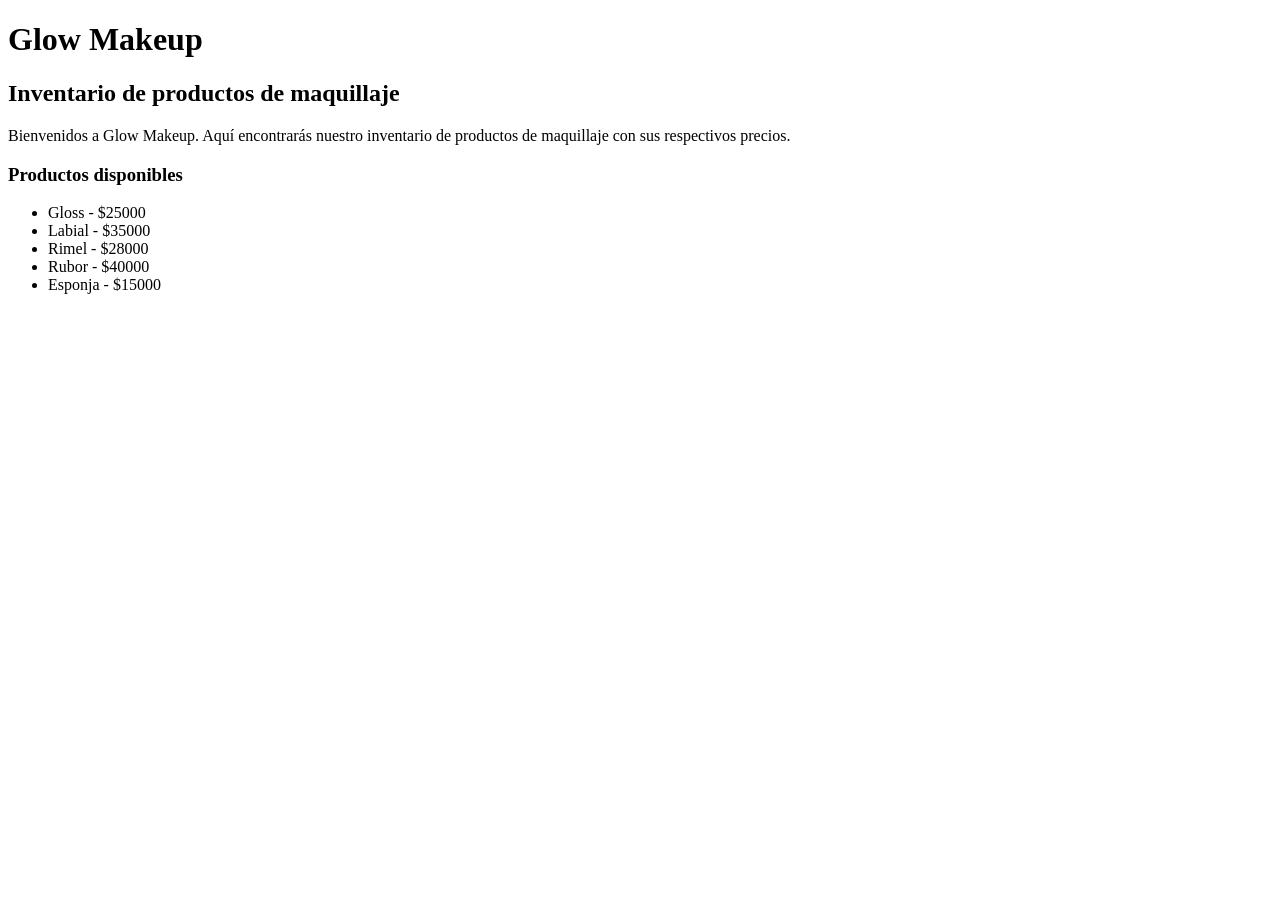
<file: arrays.html>
<!DOCTYPE html>
<html lang="es">

<head>
    <meta charset="UTF-8">
    <meta name="viewport" content="width=device-width, initial-scale=1.0">

    <title>Glow Makeup</title>
</head>

<body>

    <h1>Glow Makeup</h1>

    <h2>Inventario de productos de maquillaje</h2>

    <p>
        Bienvenidos a Glow Makeup.
        Aquí encontrarás nuestro inventario de productos
        de maquillaje con sus respectivos precios.
    </p>

    <h3>Productos disponibles</h3>

    <ul id="lista">
    </ul>

    <script src="JAVA/arrays.js"></script>

</body>

</html>
</file>
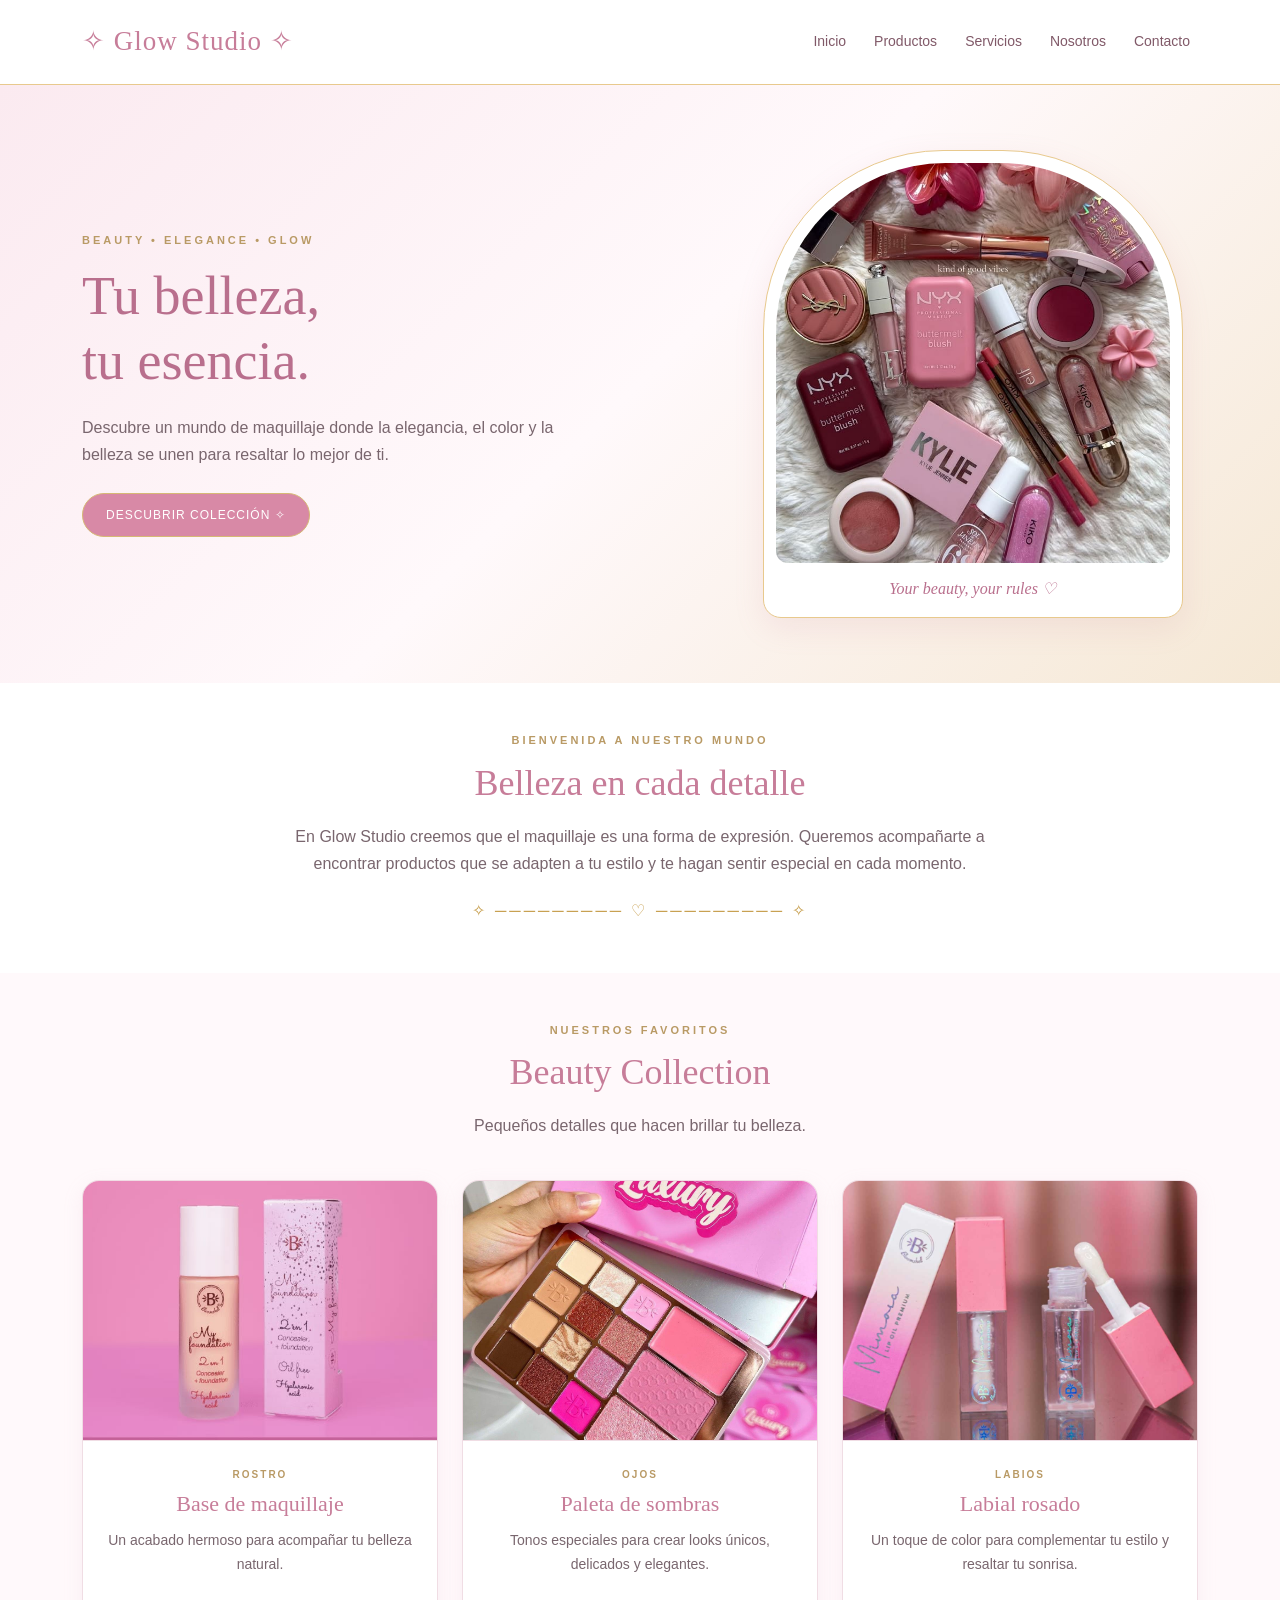
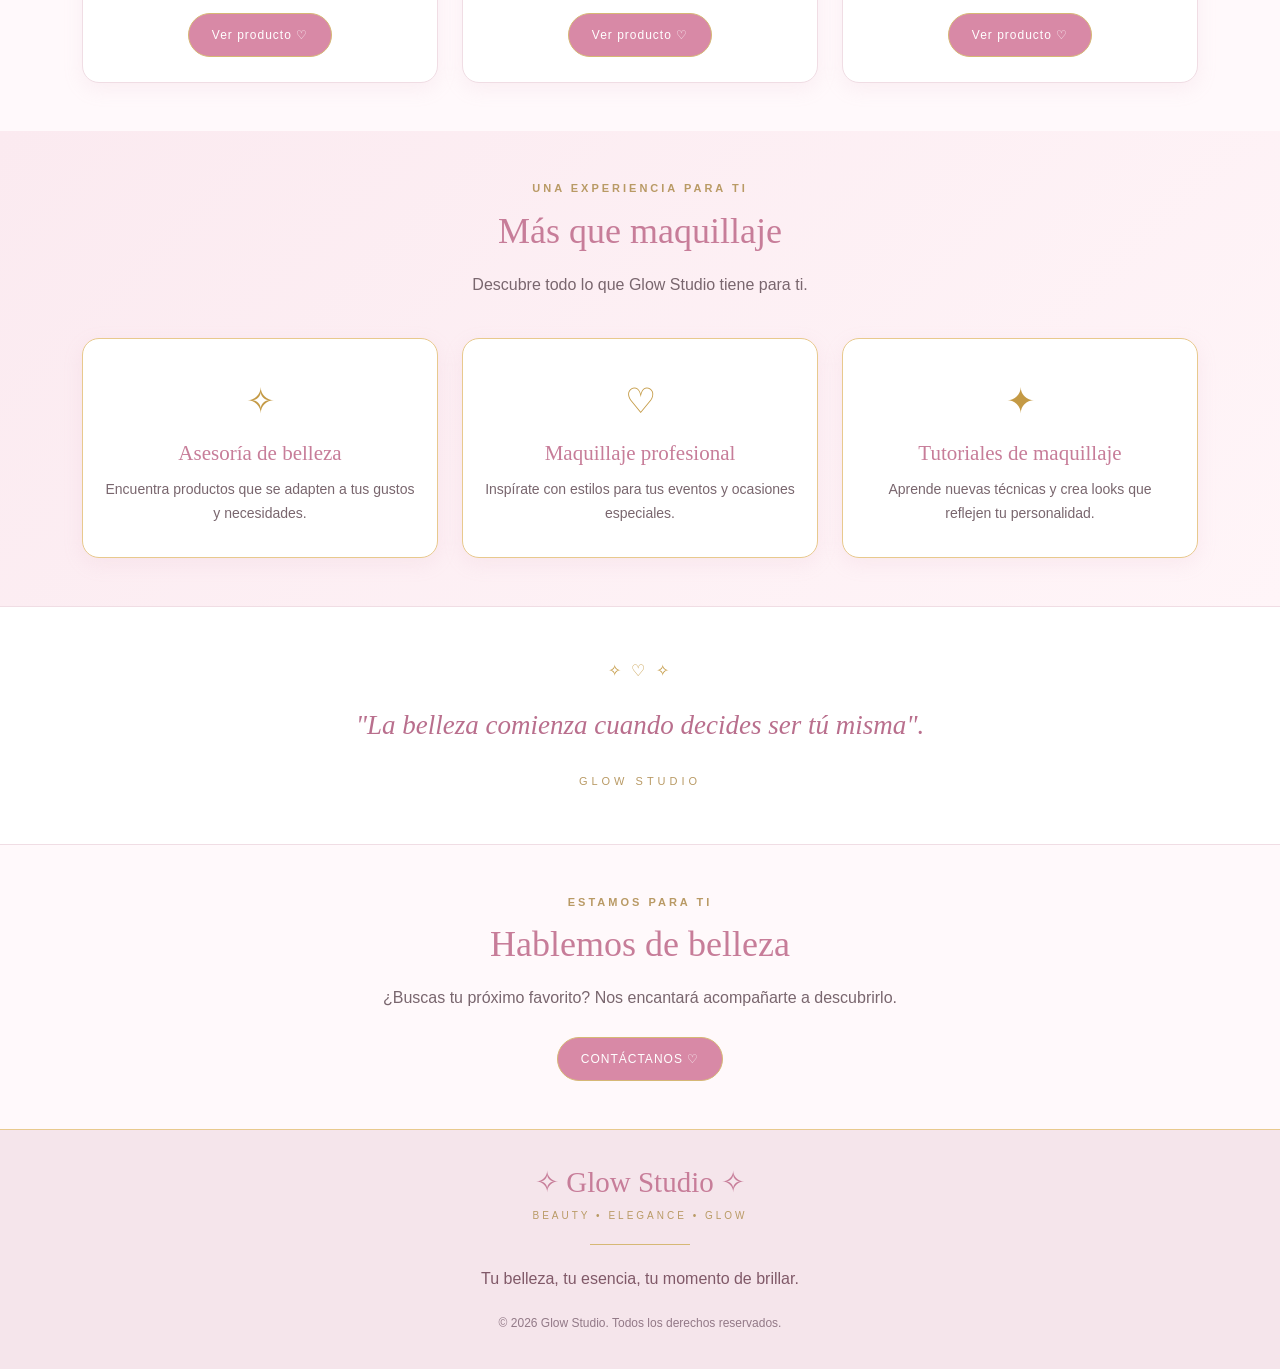
<file: bootstrap.html>
<!DOCTYPE html>
<html lang="es">
<head>
    <meta charset="UTF-8">
    <meta name="viewport" content="width=device-width, initial-scale=1.0">
    <title>Glow Studio | Luxury Beauty</title>

    <!-- Bootstrap CSS -->
    <link href="https://cdn.jsdelivr.net/npm/bootstrap@5.3.8/dist/css/bootstrap.min.css" rel="stylesheet">

    <!-- CSS personalizado -->
    <link rel="stylesheet" href="CSS/estilosbootstrap.css">
</head>
<body>

    <!-- MENU DE NAVEGACION -->
    <nav class="navbar navbar-expand-lg navbar-light menu-luxury sticky-top">
        <div class="container">
            <a class="navbar-brand marca" href="#inicio">✧ Glow Studio ✧</a>

            <button class="navbar-toggler" type="button"
                data-bs-toggle="collapse" data-bs-target="#menu"
                aria-controls="menu" aria-expanded="false"
                aria-label="Abrir menú">
                <span class="navbar-toggler-icon"></span>
            </button>

            <div class="collapse navbar-collapse" id="menu">
                <ul class="navbar-nav ms-auto">
                    <li class="nav-item">
                        <a class="nav-link" href="#inicio">Inicio</a>
                    </li>
                    <li class="nav-item">
                        <a class="nav-link" href="#productos">Productos</a>
                    </li>
                    <li class="nav-item">
                        <a class="nav-link" href="#servicios">Servicios</a>
                    </li>
                    <li class="nav-item">
                        <a class="nav-link" href="#nosotros">Nosotros</a>
                    </li>
                    <li class="nav-item">
                        <a class="nav-link" href="#contacto">Contacto</a>
                    </li>
                </ul>
            </div>
        </div>
    </nav>

    <main>

        <!-- PORTADA PRINCIPAL -->
        <header id="inicio" class="portada">
            <div class="container">
                <div class="row align-items-center g-4">
                    <div class="col-12 col-md-7 texto-portada">
                        <p class="etiqueta">BEAUTY • ELEGANCE • GLOW</p>

                        <h1>Tu belleza,<br>tu esencia.</h1>

                        <p class="descripcion-portada">
                            Descubre un mundo de maquillaje donde
                            la elegancia, el color y la belleza se unen
                            para resaltar lo mejor de ti.
                        </p>

                        <a href="#productos" class="btn boton-luxury">
                            DESCUBRIR COLECCIÓN ✧
                        </a>
                    </div>

                    <div class="col-12 col-md-5">
                        <div class="imagen-portada">
                            <img src="img/productos.png"
                                alt="Belleza y maquillaje">
                            <p class="frase-imagen">Your beauty, your rules ♡</p>
                        </div>
                    </div>
                </div>
            </div>
        </header>

        <!-- PRESENTACION -->
        <section id="nosotros" class="presentacion py-5">
            <div class="container text-center">
                <p class="etiqueta">BIENVENIDA A NUESTRO MUNDO</p>
                <h2 class="titulo-seccion">Belleza en cada detalle</h2>

                <p class="texto-presentacion">
                    En Glow Studio creemos que el maquillaje es una
                    forma de expresión. Queremos acompañarte a encontrar
                    productos que se adapten a tu estilo y te hagan sentir
                    especial en cada momento.
                </p>

                <div class="detalle-dorado">✧ ───────── ♡ ───────── ✧</div>
            </div>
        </section>

        <!-- PRODUCTOS -->
        <section id="productos" class="seccion-productos py-5">
            <div class="container">
                <p class="etiqueta text-center">NUESTROS FAVORITOS</p>
                <h2 class="titulo-seccion text-center">Beauty Collection</h2>

                <p class="subtitulo-seccion text-center">
                    Pequeños detalles que hacen brillar tu belleza.
                </p>

                <!-- GRILLA RESPONSIVA DE BOOTSTRAP -->
                <div class="row g-4 mt-3">

                    <!-- PRODUCTO 1 -->
                    <div class="col-12 col-md-4">
                        <div class="card producto-card h-100">
                            <img src="img/base.png"
                                class="card-img-top"
                                alt="Producto de maquillaje para el rostro">

                            <div class="card-body text-center">
                                <p class="categoria">ROSTRO</p>
                                <h3 class="card-title">Base de maquillaje</h3>
                                <p class="card-text">
                                    Un acabado hermoso para acompañar
                                    tu belleza natural.
                                </p>
                                <a href="#contacto" class="btn boton-luxury">
                                    Ver producto ♡
                                </a>
                            </div>
                        </div>
                    </div>

                    <!-- PRODUCTO 2 -->
                    <div class="col-12 col-md-4">
                        <div class="card producto-card h-100">
                            <img
                                src="img/sombras.png"
                                class="card-img-top"
                                alt="Colección de productos de maquillaje">

                            <div class="card-body text-center">
                                <p class="categoria">OJOS</p>
                                <h3 class="card-title">Paleta de sombras</h3>
                                <p class="card-text">
                                    Tonos especiales para crear looks
                                    únicos, delicados y elegantes.
                                </p>
                                <a href="#contacto" class="btn boton-luxury">
                                    Ver producto ♡
                                </a>
                            </div>
                        </div>
                    </div>

                    <!-- PRODUCTO 3 -->
                    <div class="col-12 col-md-4">
                        <div class="card producto-card h-100">
                            <img
                                src="img/gloss.png"
                                class="card-img-top"
                                alt="Labial de maquillaje">

                            <div class="card-body text-center">
                                <p class="categoria">LABIOS</p>
                                <h3 class="card-title">Labial rosado</h3>
                                <p class="card-text">
                                    Un toque de color para complementar
                                    tu estilo y resaltar tu sonrisa.
                                </p>
                                <a href="#contacto" class="btn boton-luxury">
                                    Ver producto ♡
                                </a>
                            </div>
                        </div>
                    </div>

                </div>
            </div>
        </section>

        <!-- SERVICIOS -->
        <section id="servicios" class="seccion-servicios py-5">
            <div class="container">
                <p class="etiqueta text-center">UNA EXPERIENCIA PARA TI</p>
                <h2 class="titulo-seccion text-center">Más que maquillaje</h2>

                <p class="subtitulo-seccion text-center">
                    Descubre todo lo que Glow Studio tiene para ti.
                </p>

                <div class="row g-4 mt-3">

                    <div class="col-12 col-md-4">
                        <article class="servicio-card h-100 text-center">
                            <span class="icono-servicio">✧</span>
                            <h3>Asesoría de belleza</h3>
                            <p>
                                Encuentra productos que se adapten
                                a tus gustos y necesidades.
                            </p>
                        </article>
                    </div>

                    <div class="col-12 col-md-4">
                        <article class="servicio-card h-100 text-center">
                            <span class="icono-servicio">♡</span>
                            <h3>Maquillaje profesional</h3>
                            <p>
                                Inspírate con estilos para tus
                                eventos y ocasiones especiales.
                            </p>
                        </article>
                    </div>

                    <div class="col-12 col-md-4">
                        <article class="servicio-card h-100 text-center">
                            <span class="icono-servicio">✦</span>
                            <h3>Tutoriales de maquillaje</h3>
                            <p>
                                Aprende nuevas técnicas y crea
                                looks que reflejen tu personalidad.
                            </p>
                        </article>
                    </div>

                </div>
            </div>
        </section>

        <!-- FRASE DECORATIVA -->
        <section class="frase-luxury text-center">
            <div class="container">
                <span class="detalle-dorado">✧ ♡ ✧</span>
                <p>
                    "La belleza comienza cuando decides
                    ser tú misma".
                </p>
                <span class="firma">GLOW STUDIO</span>
            </div>
        </section>

        <!-- CONTACTO -->
        <section id="contacto" class="seccion-contacto py-5">
            <div class="container text-center">
                <p class="etiqueta">ESTAMOS PARA TI</p>
                <h2 class="titulo-seccion">Hablemos de belleza</h2>

                <p class="texto-contacto">
                    ¿Buscas tu próximo favorito? Nos encantará
                    acompañarte a descubrirlo.
                </p>

                <a href="mailto:contacto@glowstudio.com"
                    class="btn boton-luxury">
                    CONTÁCTANOS ♡
                </a>
            </div>
        </section>

    </main>

    <!-- PIE DE PAGINA -->
    <footer class="pie-pagina text-center">
        <div class="container">
            <h2>✧ Glow Studio ✧</h2>
            <p class="lema-footer">BEAUTY • ELEGANCE • GLOW</p>

            <div class="linea-footer"></div>

            <p>Tu belleza, tu esencia, tu momento de brillar.</p>
            <p class="copyright">
                © 2026 Glow Studio. Todos los derechos reservados.
            </p>
        </div>
    </footer>

    <!-- BOOTSTRAP JAVASCRIPT -->
    <script src="https://cdn.jsdelivr.net/npm/bootstrap@5.3.8/dist/js/bootstrap.bundle.min.js"></script>

</body>
</html>
</file>
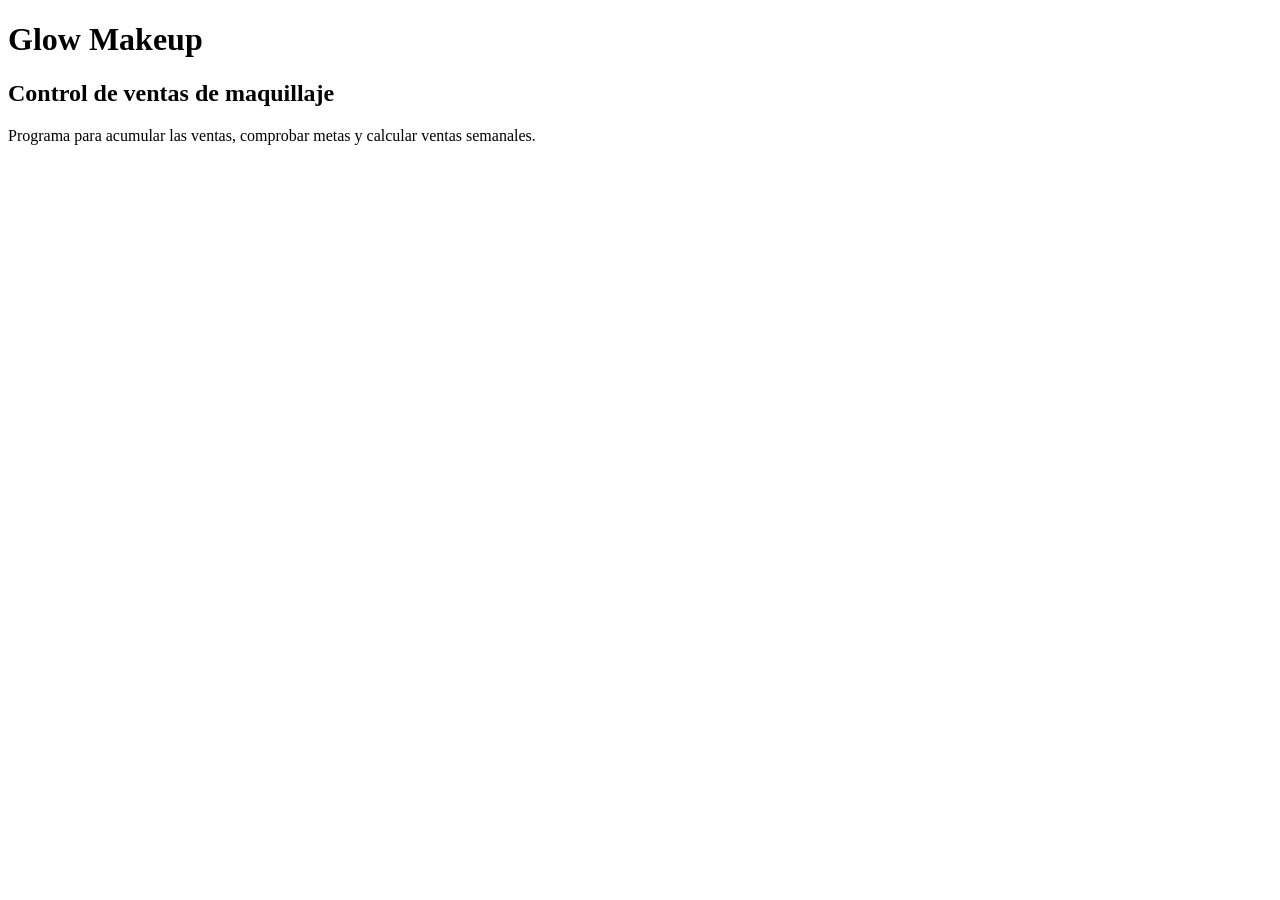
<file: decisionesjava.html>
<!DOCTYPE html>
<html lang="es">
<head>
    <meta charset="UTF-8">
    <meta name="viewport" content="width=device-width, initial-scale=1.0">

    <title>Glow Makeup</title>
</head>

<body>

    <h1>Glow Makeup</h1>

    <h2>Control de ventas de maquillaje</h2>

    <p>
        Programa para acumular las ventas,
        comprobar metas y calcular ventas semanales.
    </p>

    <script src="JAVA/decisiones.js"></script>

</body>
</html>
</file>
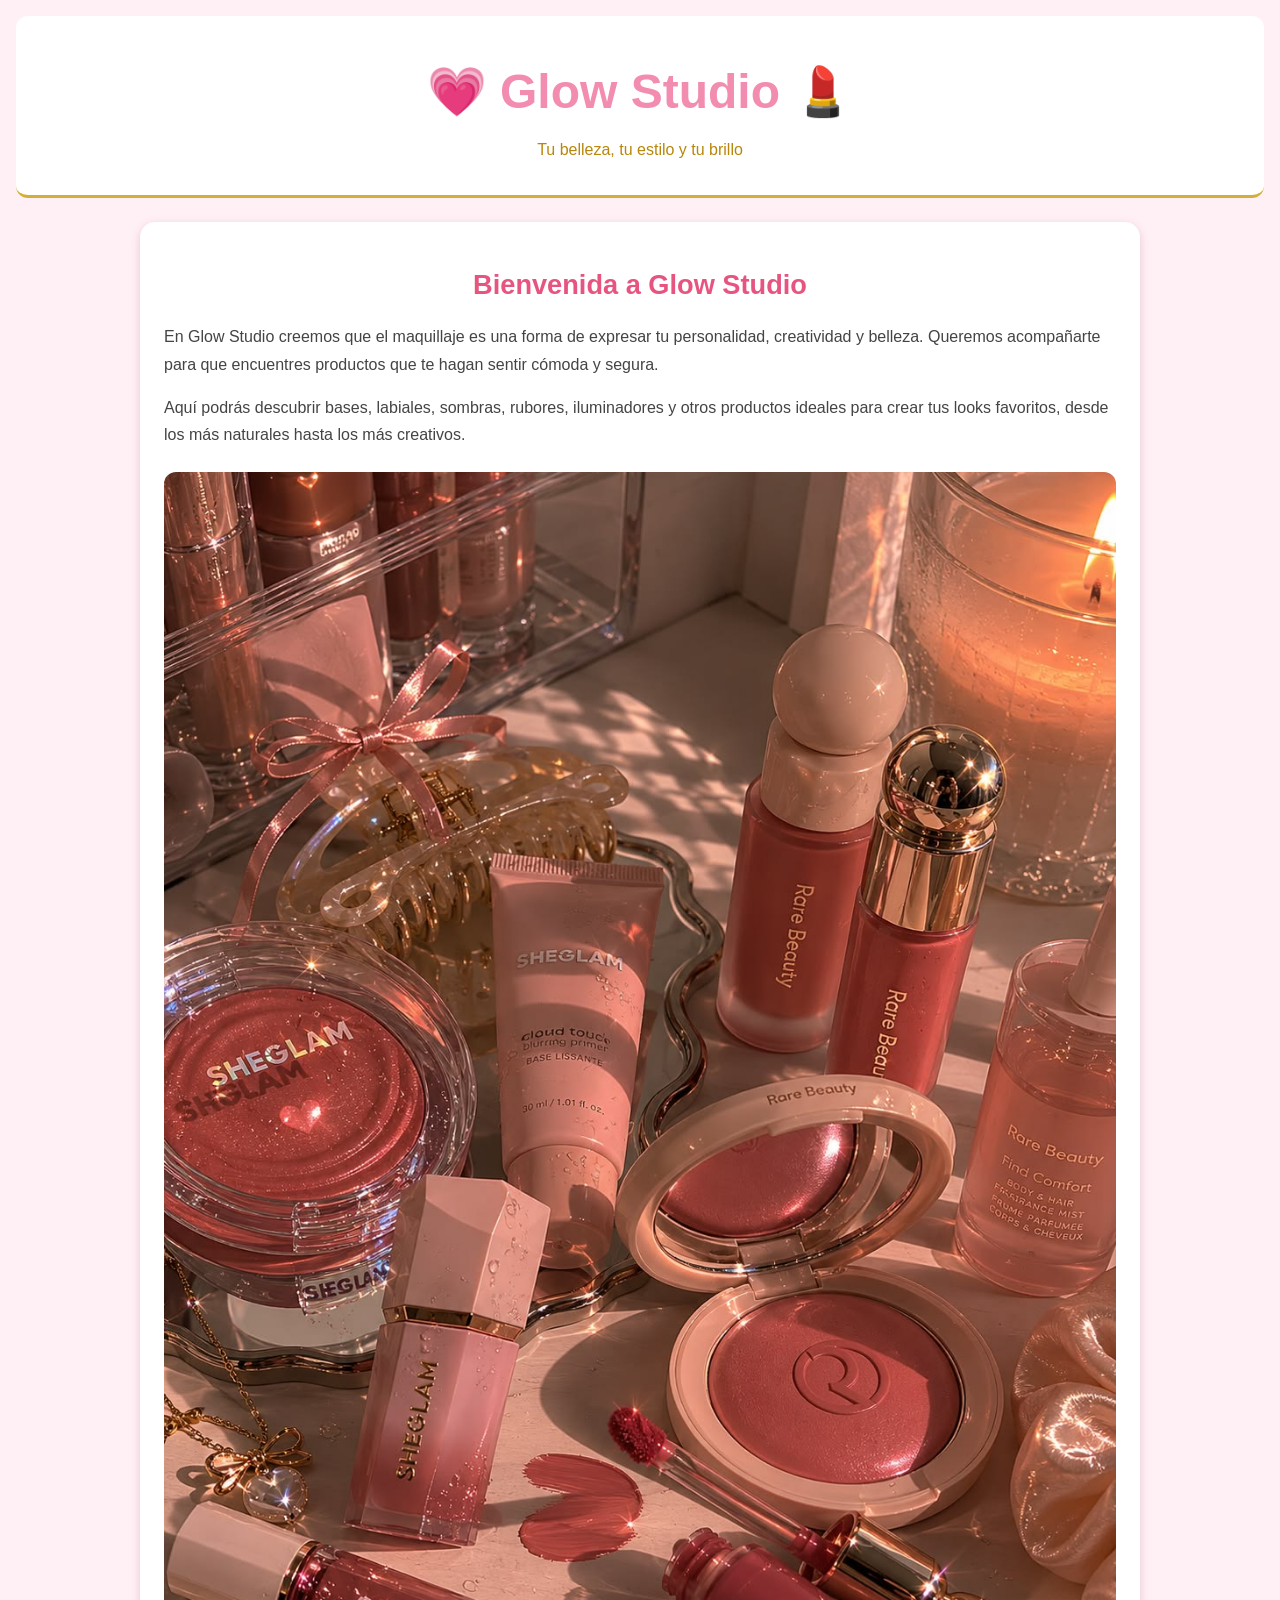
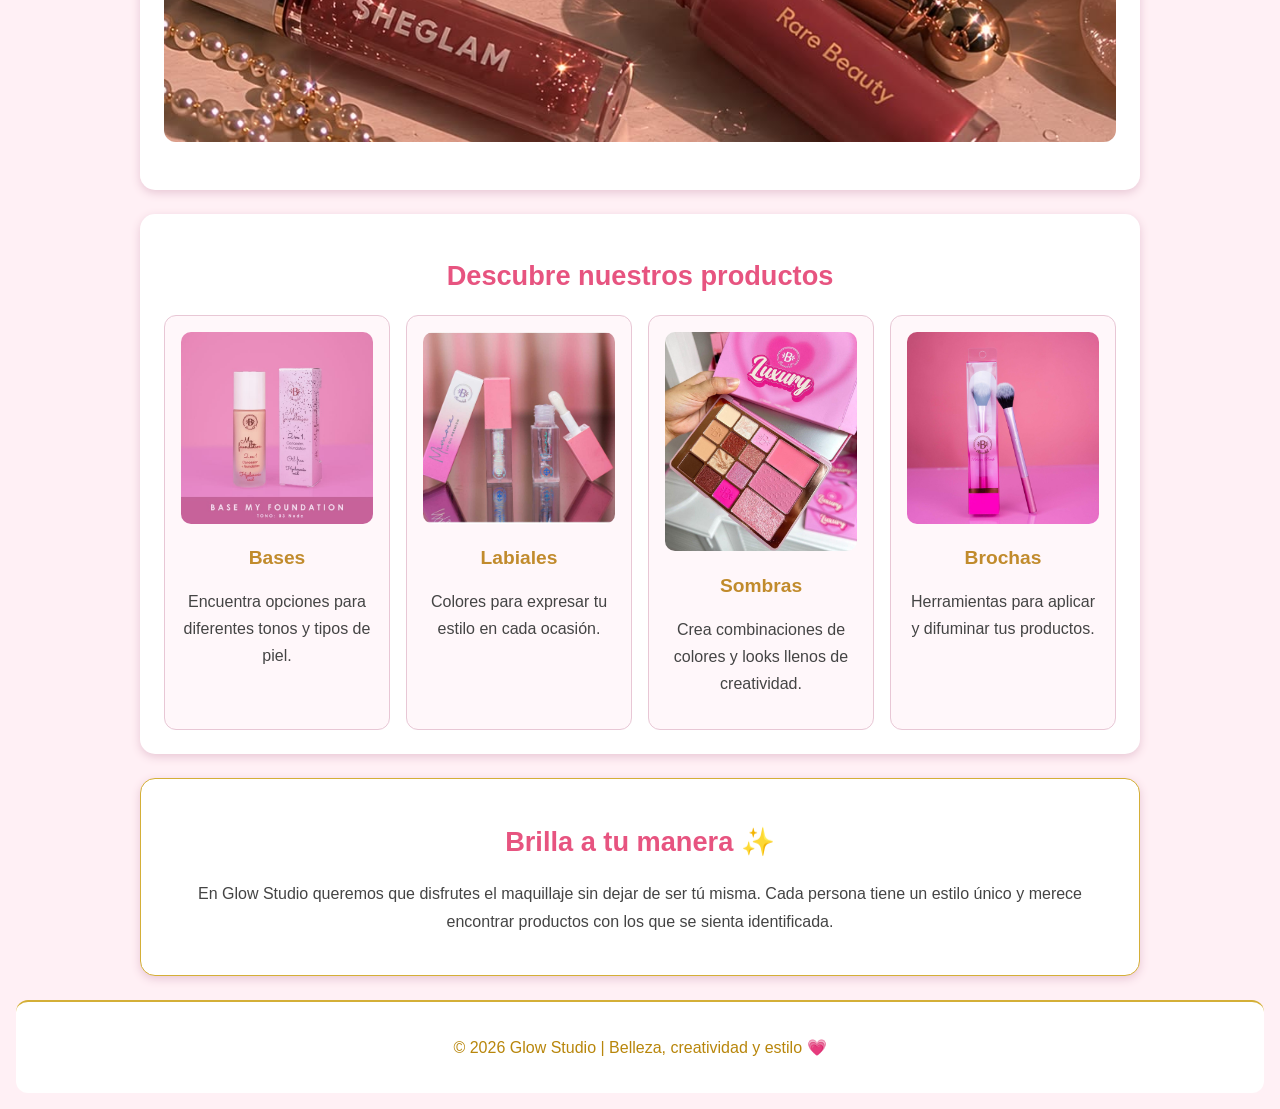
<file: diseñoresponsivo.html>
<!DOCTYPE html>
<html lang="es">
<head>
    <meta charset="UTF-8">
    <meta name="viewport" content="width=device-width, initial-scale=1.0">
    <title>Glow Studio - Belleza y Maquillaje</title>
    <link rel="stylesheet" href="CSS/estilosdiseñoresponsivo.css">
</head>
<body>

    <header>
        <h1>💗 Glow Studio 💄</h1>
        <p class="subtitulo">Tu belleza, tu estilo y tu brillo</p>
    </header>

    <main>
        <section class="presentacion">
            <h2>Bienvenida a Glow Studio</h2>

            <p>
                En Glow Studio creemos que el maquillaje es una
                forma de expresar tu personalidad, creatividad y
                belleza. Queremos acompañarte para que encuentres
                productos que te hagan sentir cómoda y segura.
            </p>

            <p>
                Aquí podrás descubrir bases, labiales, sombras,
                rubores, iluminadores y otros productos ideales
                para crear tus looks favoritos, desde los más
                naturales hasta los más creativos.
            </p>

            <img src="maquillaje.jpg"
                 alt="Colección de productos de maquillaje">
        </section>

        <section class="productos">
            <h2>Descubre nuestros productos</h2>

            <div class="tarjetas">
                <article class="tarjeta">
                    <img src="img/base.png" alt="Base de maquillaje">
                    <h3>Bases</h3>
                    <p>
                        Encuentra opciones para diferentes tonos
                        y tipos de piel.
                    </p>
                </article>

                <article class="tarjeta">
                    <img src="img/gloss.png" alt="Labiales de colores">
                    <h3>Labiales</h3>
                    <p>
                        Colores para expresar tu estilo en cada
                        ocasión.
                    </p>
                </article>

                <article class="tarjeta">
                    <img src="img/sombras.png" alt="Paleta de sombras">
                    <h3>Sombras</h3>
                    <p>
                        Crea combinaciones de colores y looks
                        llenos de creatividad.
                    </p>
                </article>

                <article class="tarjeta">
                    <img src="img/brochas.png" alt="Brochas de maquillaje">
                    <h3>Brochas</h3>
                    <p>
                        Herramientas para aplicar y difuminar
                        tus productos.
                    </p>
                </article>
            </div>
        </section>

        <section class="mensaje">
            <h2>Brilla a tu manera ✨</h2>
            <p>
                En Glow Studio queremos que disfrutes el maquillaje
                sin dejar de ser tú misma. Cada persona tiene un
                estilo único y merece encontrar productos con los
                que se sienta identificada.
            </p>
        </section>
    </main>

    <footer>
        <p>© 2026 Glow Studio | Belleza, creatividad y estilo 💗</p>
    </footer>

</body>
</html>
</file>
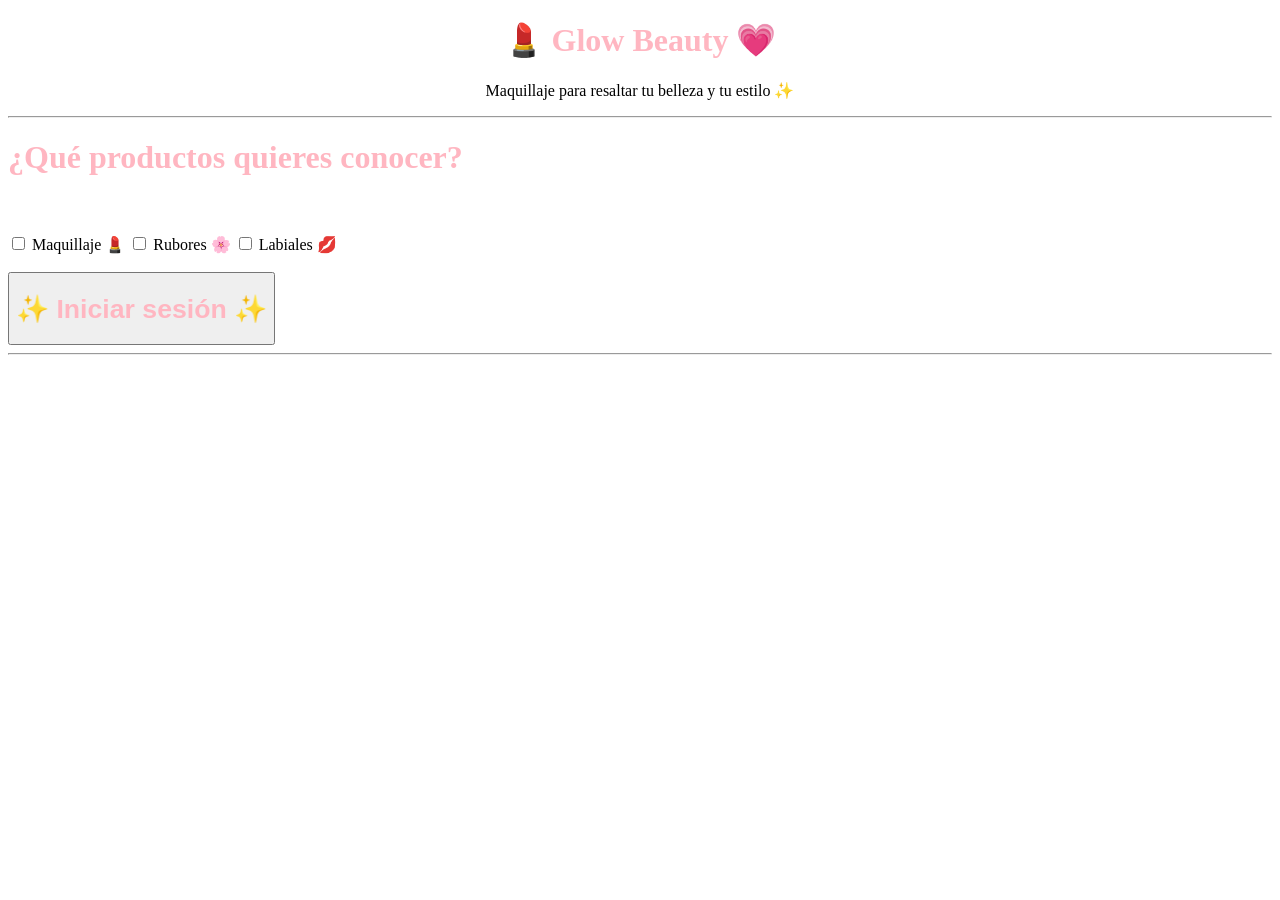
<file: inciarsesion.html>
<!DOCTYPE html>
<html lang="en">
<head>
 <meta charset="UTF-8">
<meta name="viewport" content="width=device-width, initial-scale=1.0">
 <title>Glow Studio - Maquillaje</title>
</head>

<body> 

    <h1 style="color: lightpink; text-align: center;">
        💄 Glow Beauty 💗
    </h1>

    <p style="text-align: center;">
        Maquillaje para resaltar tu belleza y tu estilo ✨
    </p>

    <hr>

     <h1><label style="color: lightpink; text-align: center;">
        ¿Qué productos quieres conocer?</h1></label>

        <br><br>

        <input type="checkbox">
        Maquillaje 💄

        <input type="checkbox">
        Rubores 🌸

        <input type="checkbox">
        Labiales 💋

        <br><br>

        <a href="https://github.com/mariafj1222-dot/MARIA-FERNANDA-JARAMILLO.git">
            <button type="button"> <h1 style="color: lightpink; text-align: center;">
                ✨ Iniciar sesión ✨
            </h1></button>
        </a>

    </form>

    <hr>
</file>
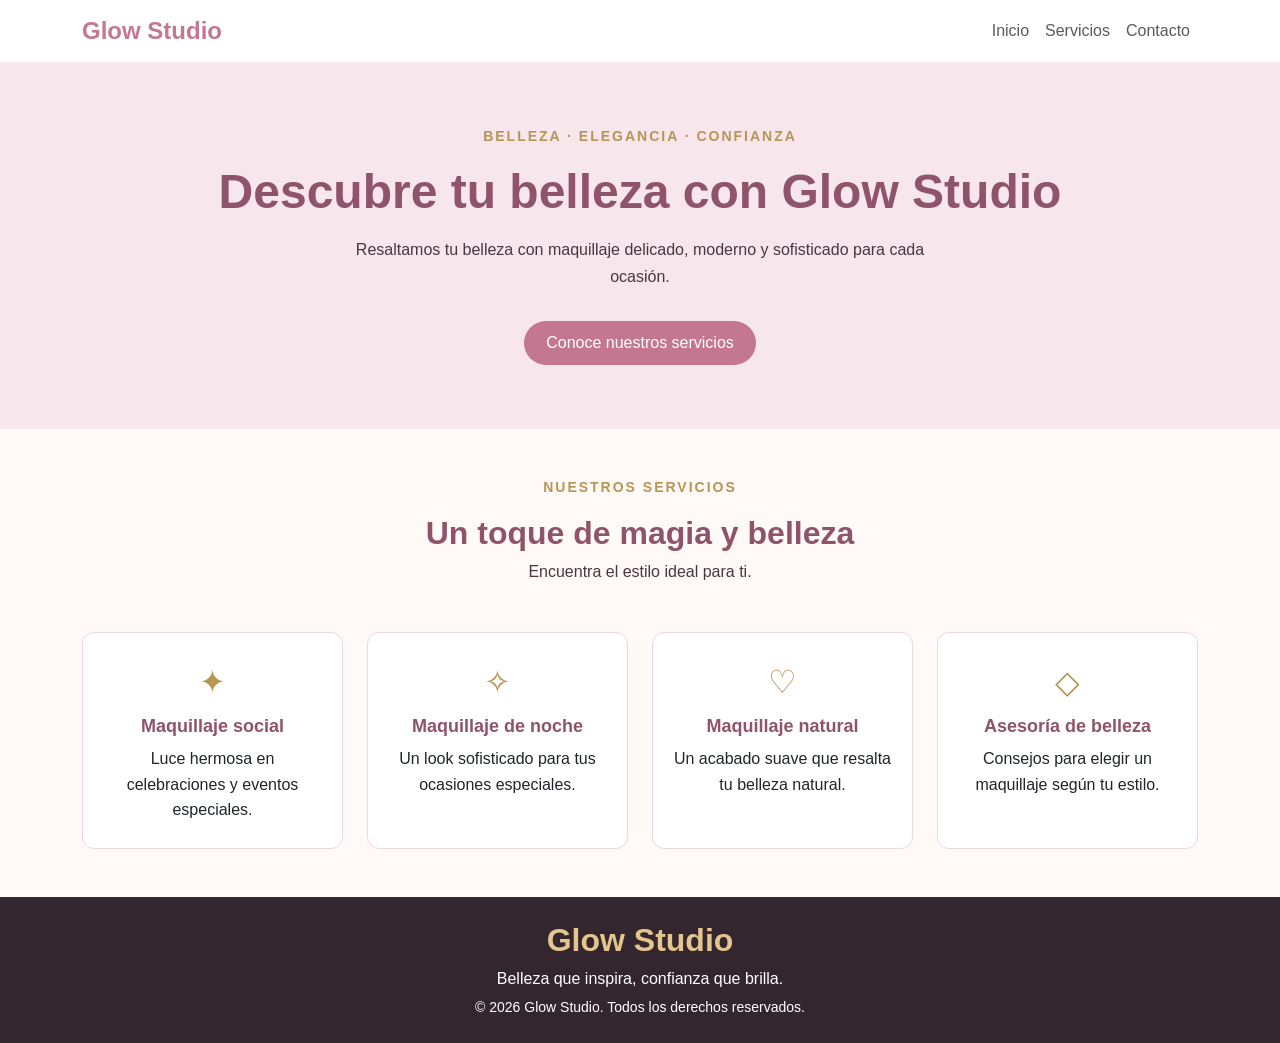
<file: maquetacionresponsive.html>
<!DOCTYPE html>
<html lang="es">
<head>
    <meta charset="UTF-8">
    <meta name="viewport" content="width=device-width, initial-scale=1.0">

    <title>Glow Studio | Maquillaje</title>

    <!-- Bootstrap 5 -->
    <link
        href="https://cdn.jsdelivr.net/npm/bootstrap@5.3.3/dist/css/bootstrap.min.css"
        rel="stylesheet">

    <!-- Nuestros estilos -->
    <link rel="stylesheet" href="CSS/estilos.maquetacionresponsive.css">
</head>

<body>

    <!-- Barra de navegación -->
    <nav class="navbar navbar-expand-lg navbar-light">
        <div class="container">

            <a class="navbar-brand" href="#inicio">
                Glow Studio
            </a>

            <button class="navbar-toggler" type="button"
                data-bs-toggle="collapse"
                data-bs-target="#menuPrincipal"
                aria-controls="menuPrincipal"
                aria-expanded="false"
                aria-label="Abrir menú">

                <span class="navbar-toggler-icon"></span>
            </button>

            <div class="collapse navbar-collapse" id="menuPrincipal">
                <ul class="navbar-nav ms-auto">
                    <li class="nav-item">
                        <a class="nav-link" href="#inicio">Inicio</a>
                    </li>

                    <li class="nav-item">
                        <a class="nav-link" href="#servicios">Servicios</a>
                    </li>

                    <li class="nav-item">
                        <a class="nav-link" href="#contacto">Contacto</a>
                    </li>
                </ul>
            </div>

        </div>
    </nav>

    <!-- Sección principal -->
    <header class="hero py-5 text-center" id="inicio">
        <div class="container py-3">

            <p class="subtitulo">BELLEZA · ELEGANCIA · CONFIANZA</p>

            <h1>Descubre tu belleza con Glow Studio</h1>

            <p class="descripcion">
                Resaltamos tu belleza con maquillaje delicado,
                moderno y sofisticado para cada ocasión.
            </p>

            <a href="#servicios" class="btn btn-luxury mt-3">
                Conoce nuestros servicios
            </a>

        </div>
    </header>

    <!-- Sección de servicios -->
    <main>
        <section class="container py-5" id="servicios">

            <div class="text-center mb-5">
                <p class="subtitulo">NUESTROS SERVICIOS</p>
                <h2 class="section-title">Un toque de magia y belleza</h2>
                <p>Encuentra el estilo ideal para ti.</p>
            </div>

            <div class="row g-4">

                <!-- Servicio 1 -->
                <div class="col-12 col-md-6 col-lg-3">
                    <article class="card service-card h-100">
                        <div class="card-body text-center">
                            <div class="service-icon">✦</div>
                            <h3 class="card-title">Maquillaje social</h3>
                            <p class="card-text">
                                Luce hermosa en celebraciones y eventos especiales.
                            </p>
                        </div>
                    </article>
                </div>
        
                <!-- Servicio 2 -->
                <div class="col-12 col-md-6 col-lg-3">
                    <article class="card service-card h-100">
                        <div class="card-body text-center">
                            <div class="service-icon">✧</div>
                            <h3 class="card-title">Maquillaje de noche</h3>
                            <p class="card-text">
                                Un look sofisticado para tus ocasiones especiales.
                            </p>
                        </div>
                    </article>
                </div>

                <!-- Servicio 3 -->
                <div class="col-12 col-md-6 col-lg-3">
                    <article class="card service-card h-100">
                        <div class="card-body text-center">
                            <div class="service-icon">♡</div>
                            <h3 class="card-title">Maquillaje natural</h3>
                            <p class="card-text">
                                Un acabado suave que resalta tu belleza natural.
                            </p>
                        </div>
                    </article>
                </div>

                <!-- Servicio 4 -->
                <div class="col-12 col-md-6 col-lg-3">
                    <article class="card service-card h-100">
                        <div class="card-body text-center">
                            <div class="service-icon">◇</div>
                            <h3 class="card-title">Asesoría de belleza</h3>
                            <p class="card-text">
                                Consejos para elegir un maquillaje según tu estilo.
                            </p>
                        </div>
                    </article>
                </div>

            </div>
        </section>
    </main>

    <!-- Pie de página -->
    <footer class="py-4 text-center" id="contacto">
        <div class="container">
            <h2 class="footer-brand">Glow Studio</h2>
            <p class="mb-1">Belleza que inspira, confianza que brilla.</p>
            <small>
                &copy; 2026 Glow Studio. Todos los derechos reservados.
            </small>
        </div>
    </footer>

    <!-- JavaScript de Bootstrap para el menú -->
    <script
        src="https://cdn.jsdelivr.net/npm/bootstrap@5.3.3/dist/js/bootstrap.bundle.min.js">
    </script>

</body>
</html>
</file>
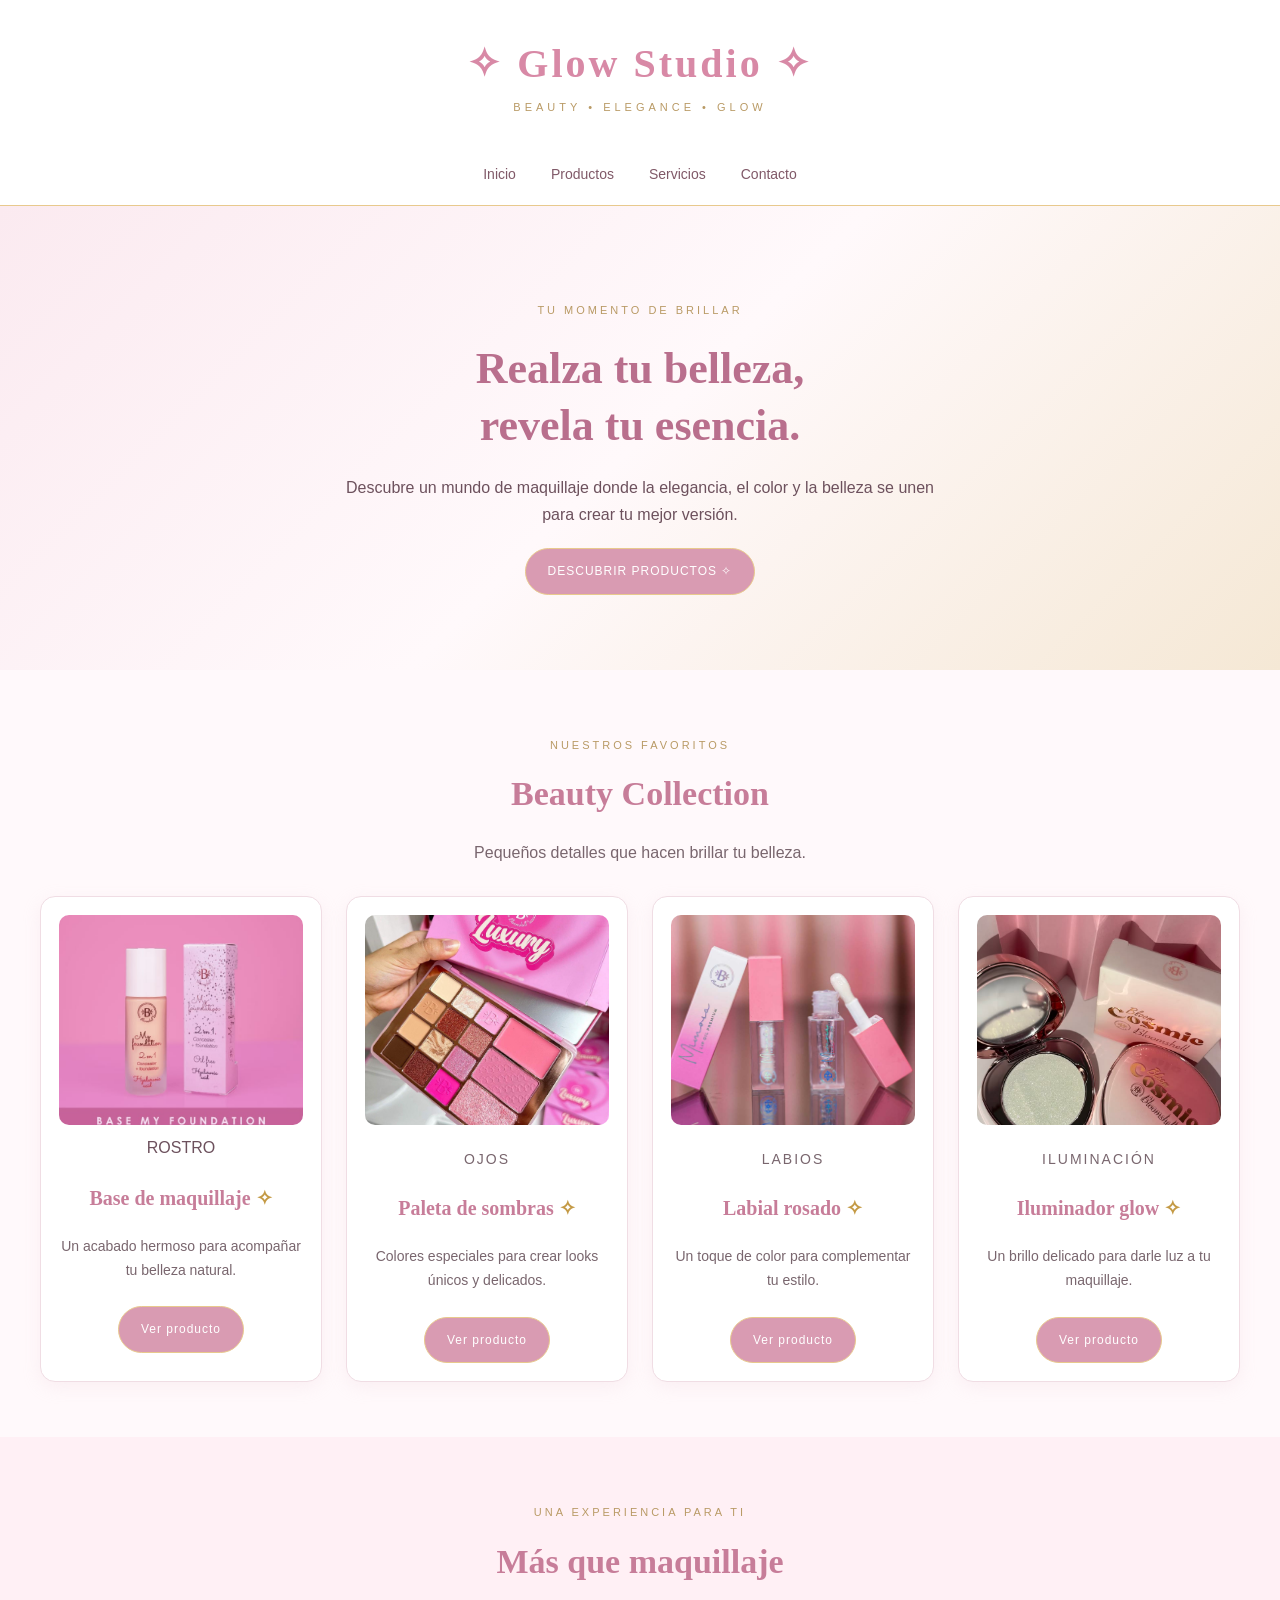
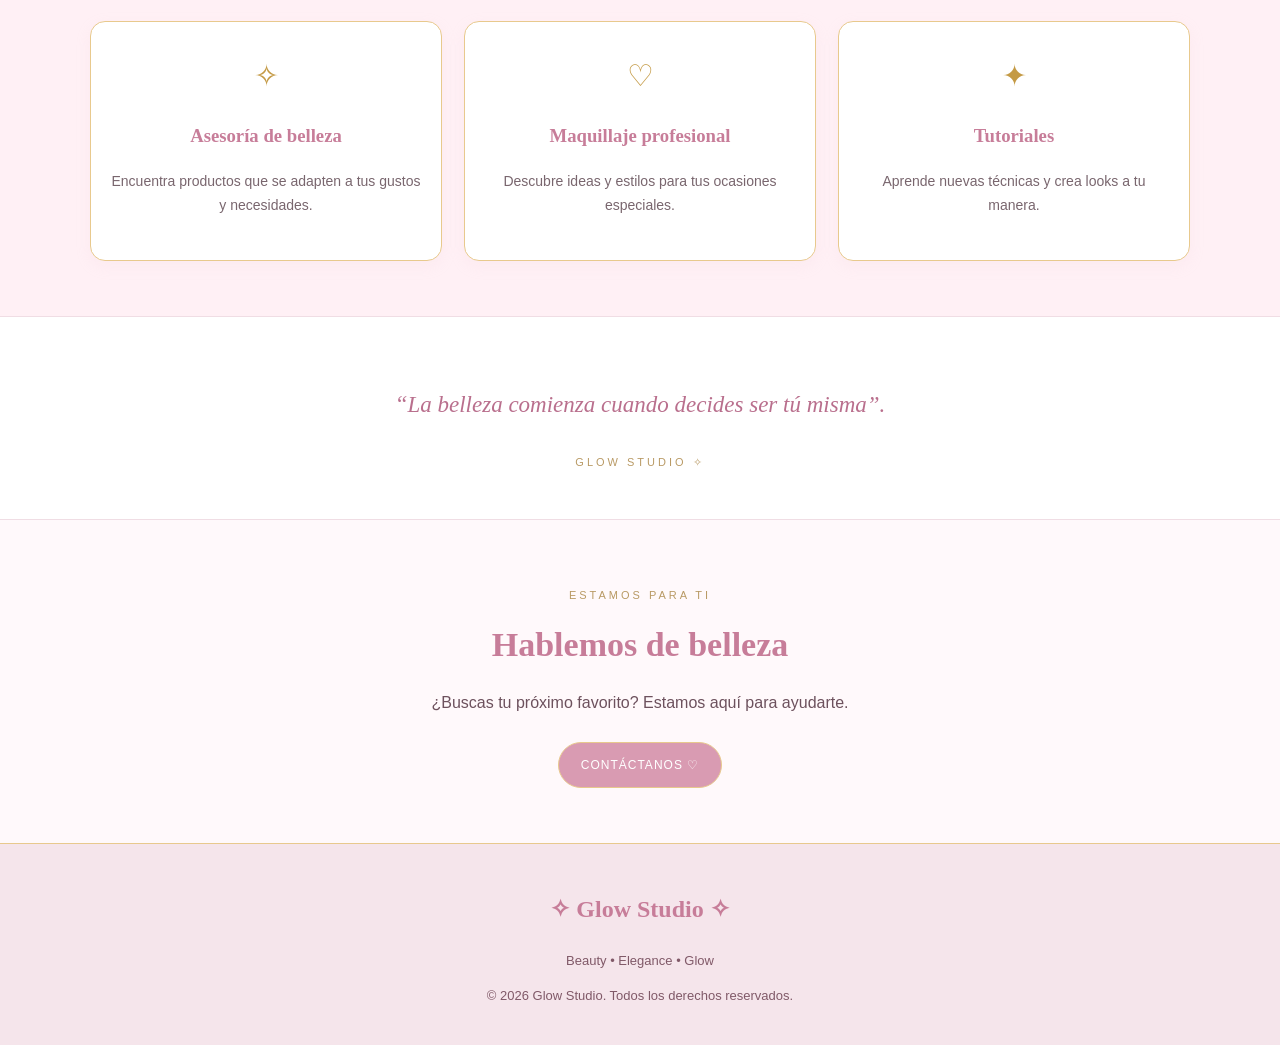
<file: mediaqueries.html>
<!DOCTYPE html>
<html lang="es">

<head>
    <meta charset="UTF-8">
    <meta name="viewport" content="width=device-width, initial-scale=1.0">
    <title>Glow Studio | Beauty & Luxury</title>
    <link rel="stylesheet" href="CSS/estilosmediaqueries.css">
</head>

<body>

    <header>
        <h1>✧ Glow Studio ✧</h1>
        <p class="subtitulo">BEAUTY • ELEGANCE • GLOW</p>

        <nav>
            <ul>
                <li><a href="#inicio">Inicio</a></li>
                <li><a href="#productos">Productos</a></li>
                <li><a href="#servicios">Servicios</a></li>
                <li><a href="#contacto">Contacto</a></li>
            </ul>
        </nav>
    </header>

    <main>

        <section id="inicio" class="portada">
            <p class="etiqueta">TU MOMENTO DE BRILLAR</p>
            <h2>Realza tu belleza,<br>revela tu esencia.</h2>
            <p>
                Descubre un mundo de maquillaje donde
                la elegancia, el color y la belleza se unen
                para crear tu mejor versión.
            </p>
            <a href="#productos" class="boton">DESCUBRIR PRODUCTOS ✧</a>
        </section>

        <section id="productos">
            <p class="etiqueta">NUESTROS FAVORITOS</p>
            <h2 class="titulo-seccion">Beauty Collection</h2>
            <p class="descripcion-seccion">
                Pequeños detalles que hacen brillar tu belleza.
            </p>

            <div class="productos">

                <article class="producto">
                    <img src="img/base.png" <p class="categoria">ROSTRO</p>
                    <h3>Base de maquillaje</h3>
                    <p>Un acabado hermoso para acompañar tu belleza natural.</p>
                    <a href="#contacto" class="boton-producto">Ver producto</a>
                </article>

                <article class="producto">
                    <img src="img/sombras.png" alt="Colección de maquillaje">
                    <p class="categoria">OJOS</p>
                    <h3>Paleta de sombras</h3>
                    <p>Colores especiales para crear looks únicos y delicados.</p>
                    <a href="#contacto" class="boton-producto">Ver producto</a>
                </article>

                <article class="producto">
                    <img src="img/gloss.png" alt="Labial de maquillaje">
                    <p class="categoria">LABIOS</p>
                    <h3>Labial rosado</h3>
                    <p>Un toque de color para complementar tu estilo.</p>
                    <a href="#contacto" class="boton-producto">Ver producto</a>
                </article>

                <article class="producto">
                    <img src="img/iluminador,png.jpg" alt="Productos de belleza">
                    <p class="categoria">ILUMINACIÓN</p>
                    <h3>Iluminador glow</h3>
                    <p>Un brillo delicado para darle luz a tu maquillaje.</p>
                    <a href="#contacto" class="boton-producto">Ver producto</a>
                </article>

            </div>
        </section>

        <section id="servicios" class="servicios">
            <p class="etiqueta">UNA EXPERIENCIA PARA TI</p>
            <h2 class="titulo-seccion">Más que maquillaje</h2>

            <div class="servicios-contenedor">
                <article class="servicio">
                    <span>✧</span>
                    <h3>Asesoría de belleza</h3>
                    <p>Encuentra productos que se adapten a tus gustos y necesidades.</p>
                </article>

                <article class="servicio">
                    <span>♡</span>
                    <h3>Maquillaje profesional</h3>
                    <p>Descubre ideas y estilos para tus ocasiones especiales.</p>
                </article>

                <article class="servicio">
                    <span>✦</span>
                    <h3>Tutoriales</h3>
                    <p>Aprende nuevas técnicas y crea looks a tu manera.</p>
                </article>
            </div>
        </section>

        <section class="frase">
            <p>“La belleza comienza cuando decides ser tú misma”.</p>
            <span>GLOW STUDIO ✧</span>
        </section>

        <section id="contacto" class="contacto">
            <p class="etiqueta">ESTAMOS PARA TI</p>
            <h2 class="titulo-seccion">Hablemos de belleza</h2>
            <p>¿Buscas tu próximo favorito? Estamos aquí para ayudarte.</p>
            <a href="mailto:contacto@glowstudio.com" class="boton">
                CONTÁCTANOS ♡
            </a>
        </section>

    </main>

    <footer>
        <h2>✧ Glow Studio ✧</h2>
        <p>Beauty • Elegance • Glow</p>
        <p>© 2026 Glow Studio. Todos los derechos reservados.</p>
    </footer>

</body>

</html>
</file>
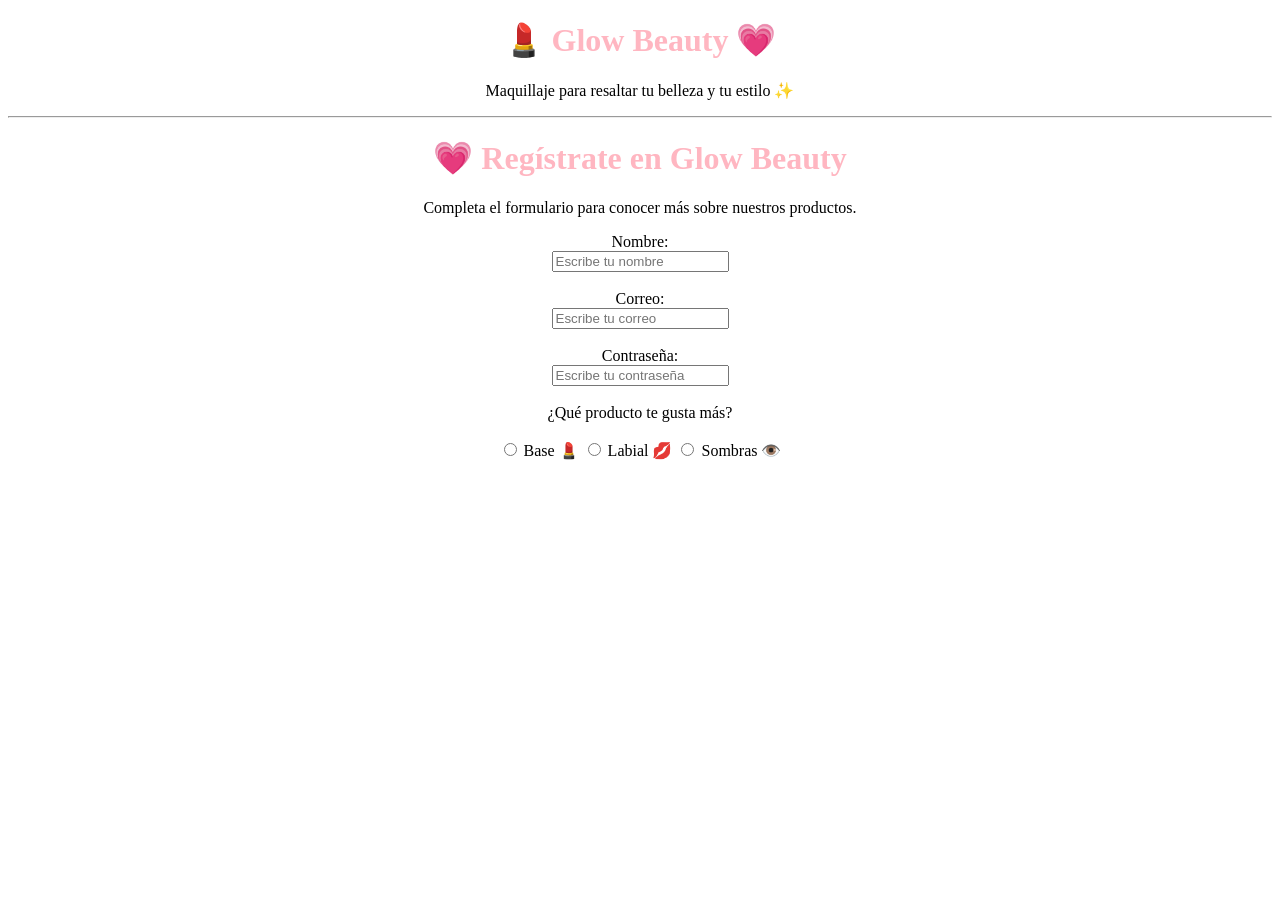
<file: registrarse.html>
<!DOCTYPE html>
<html lang="en">
<head>
 <meta charset="UTF-8">
<meta name="viewport" content="width=device-width, initial-scale=1.0">
 <title>Glow Studio - Maquillaje</title>
</head>

<body> 

    <h1 style="color: lightpink; text-align: center;">
        💄 Glow Beauty 💗
    </h1>

    <p style="text-align: center;">
        Maquillaje para resaltar tu belleza y tu estilo ✨
    </p>

    <hr>

     <h1 style="color: lightpink; text-align: center;">
        💗 Regístrate en Glow Beauty
    </h1>

    <p style="text-align: center;">
        Completa el formulario para conocer más sobre nuestros productos.
    </p>

    <form style="text-align: center;">

        <label>Nombre:</label>
        <br>

        <input type="text" placeholder="Escribe tu nombre">

        <br><br>

        <label>Correo:</label>
        <br>

        <input type="text" placeholder="Escribe tu correo">

        <br><br>

        <label>Contraseña:</label>
        <br>

        <input type="password" placeholder="Escribe tu contraseña">

        <br><br>

        <label>¿Qué producto te gusta más?</label>

        <br><br>

        <input type="radio" name="producto">
        Base 💄

        <input type="radio" name="producto">
        Labial 💋

        <input type="radio" name="producto">
        Sombras 👁️

        <br><br>
</file>
<file: CSS/estilosdiseñoresponsivo.css>
body {
    font-family: Arial, sans-serif;
    font-size: 1rem;
    background-color: #FFF0F5;
    color: #444444;
    margin: 0;
    padding: 1rem;
}

header {
    text-align: center;
    background-color: #FFFFFF;
    padding: 1rem;
    border-bottom: 3px solid #D4AF37;
    border-radius: 12px;
}

h1 {
    font-size: clamp(1.5rem, 5vw, 3rem);
    color: #F28CB1;
    margin-bottom: 0.5rem;
}

.subtitulo {
    font-size: 1rem;
    color: #B8860B;
}

main {
    max-width: 1000px;
    margin: 0 auto;
}

.presentacion,
.productos,
.mensaje {
    background-color: #FFFFFF;
    margin: 1.5rem 0;
    padding: 1.5rem;
    border-radius: 15px;
    box-shadow: 0 3px 10px #E8C7D5;
}

h2 {
    font-size: 1.7rem;
    color: #E75480;
    text-align: center;
}

h3 {
    font-size: 1.2rem;
    color: #C18B2C;
}

p {
    font-size: 1rem;
    line-height: 1.7;
}

.presentacion > img {
    max-width: 100%;
    height: auto;
    display: block;
    margin: 1.5rem auto;
    border-radius: 12px;
}

.tarjetas {
    display: flex;
    flex-wrap: wrap;
    justify-content: center;
    gap: 1rem;
}

.tarjeta {
    box-sizing: border-box;
    flex: 1 1 200px;
    max-width: 300px;
    padding: 1rem;
    text-align: center;
    background-color: #FFF7FA;
    border: 1px solid #E8C7D5;
    border-radius: 12px;
}

.tarjeta img {
    max-width: 100%;
    height: auto;
    border-radius: 10px;
}

.tarjeta p {
    font-size: 1rem;
}

.mensaje {
    text-align: center;
    border: 1px solid #D4AF37;
}

footer {
    background-color: #FFFFFF;
    color: #B8860B;
    text-align: center;
    padding: 1rem;
    border-top: 2px solid #D4AF37;
    border-radius: 12px;
}

@media (max-width: 480px) {
    body {
        padding: 0.5rem;
    }

    .presentacion,
    .productos,
    .mensaje {
        padding: 1rem;
    }

    h2 {
        font-size: 1.4rem;
    }

    .tarjeta {
        flex-basis: 100%;
    }
}
</file>
<file: CSS/estilos.maquetacionresponsive.css>
:root {
    --rosa: #f7e6ec;
    --rosa-oscuro: #c47791;
    --dorado: #b89455;
    --blanco: #ffffff;
    --texto: #493640;
}

body {
    margin: 0;
    background-color: #fffaf7;
    color: var(--texto);
    font-family: Arial, sans-serif;
}

.navbar {
    background-color: var(--blanco);
}

.navbar-brand {
    color: var(--rosa-oscuro) !important;
    font-weight: bold;
    font-size: 24px;
}

.nav-link:hover {
    color: var(--rosa-oscuro);
}

.hero {
    background-color: var(--rosa);
    padding: 20px;
}

.hero h1 {
    color: #8f536a;
    font-weight: bold;
    font-size: clamp(2rem, 5vw, 3rem);
}

.subtitulo {
    color: var(--dorado);
    font-size: 14px;
    font-weight: bold;
    letter-spacing: 2px;
}

.descripcion {
    max-width: 600px;
    margin: 15px auto;
    line-height: 1.7;
}

.btn-luxury {
    background-color: var(--rosa-oscuro);
    color: var(--blanco);
    border-radius: 25px;
    padding: 10px 22px;
    border: none;
}

.btn-luxury:hover {
    background-color: #a85f79;
    color: var(--blanco);
}

.section-title {
    color: #8f536a;
    font-weight: bold;
}

.service-card {
    height: 100%;
    background-color: var(--blanco);
    border: 1px solid #ead7de;
    border-radius: 12px;
}

.service-card .card-body {
    padding: 25px 18px;
}

.service-icon {
    color: var(--dorado);
    font-size: 32px;
    margin-bottom: 10px;
}

.card-title {
    color: #8f536a;
    font-weight: bold;
    font-size: 18px;
}

.card-text {
    line-height: 1.6;
}

footer {
    background-color: #34262e;
    color: var(--blanco);
}

.footer-brand {
    color: #e5c58e;
    font-weight: bold;
}

@media (max-width: 767.98px) {
    .hero h1 {
        font-size: 30px;
    }

    .subtitulo {
        letter-spacing: 1px;
    }
}
</file>
<file: CSS/estilosmediaqueries.css>
/* =================================
   GLOW STUDIO - LUXURY BEAUTY
================================= */

* {
    box-sizing: border-box;
}

html {
    scroll-behavior: smooth;
}

body {
    margin: 0;
    background-color: #FFF9FB;
    color: #6D515D;
    font-family: Arial, sans-serif;
    line-height: 1.7;
}

/* ENCABEZADO */
header {
    background-color: #FFFFFF;
    text-align: center;
    padding: 20px 15px 0;
    border-bottom: 1px solid #E8C98D;
}

header h1 {
    color: #D889A6;
    font-family: Georgia, serif;
    font-size: 40px;
    letter-spacing: 3px;
    margin: 10px 0 0;
}

.subtitulo {
    color: #B99A65;
    font-size: 11px;
    letter-spacing: 4px;
    margin: 0 0 25px;
}

/* MENU */
nav {
    background-color: #FFFFFF;
    padding: 18px;
}

nav ul {
    display: flex;
    justify-content: center;
    align-items: center;
    gap: 35px;
    list-style: none;
    padding: 0;
    margin: 0;
}

nav a {
    color: #805968;
    text-decoration: none;
    font-size: 14px;
    transition: color 0.3s;
}

nav a:hover {
    color: #C49A45;
}

/* PORTADA PRINCIPAL */
.portada {
    background: linear-gradient(135deg, #FBEAF0, #FFF9FB, #F5E8D5);
    text-align: center;
    padding: 75px 25px;
}

.portada h2 {
    color: #B96F8D;
    font-family: Georgia, serif;
    font-size: 44px;
    line-height: 1.3;
    margin: 15px 0;
}

.portada p {
    max-width: 600px;
    margin: 20px auto;
}

.etiqueta {
    color: #B99A65;
    font-size: 11px;
    letter-spacing: 3px;
    text-align: center;
}

/* BOTONES */
.boton,
.boton-producto {
    display: inline-block;
    background-color: #D99BB2;
    color: #FFFFFF;
    text-decoration: none;
    padding: 12px 22px;
    border: 1px solid #E8C98D;
    border-radius: 25px;
    font-size: 12px;
    letter-spacing: 1px;
    transition: 0.3s;
}

.boton:hover,
.boton-producto:hover {
    background-color: #B96F8D;
    transform: translateY(-2px);
}

/* SECCIONES */
section {
    scroll-margin-top: 20px;
}

#productos {
    padding: 55px 20px;
}

.titulo-seccion {
    color: #C77D99;
    font-family: Georgia, serif;
    font-size: 34px;
    text-align: center;
    margin: 10px 0;
}

.descripcion-seccion {
    text-align: center;
    color: #79666E;
    margin-bottom: 30px;
}

/* TARJETAS DE PRODUCTOS */
.productos {
    display: grid;
    grid-template-columns: repeat(4, minmax(0, 1fr));
    gap: 24px;
    max-width: 1200px;
    margin: auto;
}

.producto {
    background-color: #FFFFFF;
    border: 1px solid #F0DDE4;
    border-radius: 15px;
    padding: 18px;
    text-align: center;
    box-shadow: 0 5px 18px #E8C9D333;
    transition: transform 0.3s, box-shadow 0.3s;
}

.producto:hover {
    transform: translateY(-5px);
    box-shadow: 0 10px 25px #D9A6B844;
}

.producto img {
    width: 100%;
    height: 210px;
    object-fit: cover;
    border-radius: 10px;
}

.categoria {
    color: #B99A65;
    font-size: 10px;
    letter-spacing: 2px;
}

.producto h3 {
    color: #C77D99;
    font-family: Georgia, serif;
    font-size: 20px;
}

.producto h3::after {
    content: " ✧";
    color: #C49A45;
}

.producto p {
    font-size: 14px;
    color: #79666E;
}

.boton-producto {
    margin-top: 10px;
}

/* SERVICIOS */
.servicios {
    background-color: #FFF0F5;
    padding: 55px 25px;
}

.servicios-contenedor {
    display: grid;
    grid-template-columns: repeat(3, minmax(0, 1fr));
    gap: 22px;
    max-width: 1100px;
    margin: 30px auto 0;
}

.servicio {
    background-color: #FFFFFF;
    text-align: center;
    padding: 28px 20px;
    border: 1px solid #E8C98D;
    border-radius: 15px;
    box-shadow: 0 5px 15px #E8C9D322;
}

.servicio span {
    color: #C49A45;
    font-size: 30px;
}

.servicio h3 {
    color: #C77D99;
    font-family: Georgia, serif;
}

.servicio p {
    color: #79666E;
    font-size: 14px;
}

/* FRASE DECORATIVA */
.frase {
    background-color: #FFFFFF;
    padding: 45px 20px;
    text-align: center;
    border-top: 1px solid #F0DDE4;
    border-bottom: 1px solid #F0DDE4;
}

.frase p {
    color: #B96F8D;
    font-family: Georgia, serif;
    font-style: italic;
    font-size: 23px;
}

.frase span {
    color: #B99A65;
    font-size: 11px;
    letter-spacing: 3px;
}

/* CONTACTO */
.contacto {
    background-color: #FFF9FB;
    padding: 55px 20px;
    text-align: center;
}

.contacto p:not(.etiqueta) {
    margin-bottom: 25px;
}

/* PIE DE PAGINA */
footer {
    background-color: #F5E5EB;
    color: #805968;
    text-align: center;
    padding: 25px 15px;
    border-top: 1px solid #E8C98D;
}

footer h2 {
    color: #C77D99;
    font-family: Georgia, serif;
}

footer p {
    font-size: 13px;
}

/* TABLETAS */
@media (min-width: 601px) and (max-width: 900px) {
    .productos {
        grid-template-columns: repeat(2, minmax(0, 1fr));
    }

    .servicios-contenedor {
        grid-template-columns: repeat(2, minmax(0, 1fr));
    }

    .portada h2 {
        font-size: 36px;
    }
}

/* CELULARES */
@media (max-width: 600px) {
    header h1 {
        font-size: 30px;
    }

    .subtitulo {
        letter-spacing: 2px;
    }

    nav ul {
        flex-direction: column;
        gap: 10px;
    }

    nav a {
        display: block;
        padding: 4px;
    }

    .portada {
        padding: 45px 18px;
    }

    .portada h2 {
        font-size: 29px;
    }

    .titulo-seccion {
        font-size: 27px;
    }

    .productos {
        grid-template-columns: 1fr;
        padding: 0;
        gap: 20px;
    }

    .producto img {
        height: 230px;
    }

    .servicios-contenedor {
        grid-template-columns: 1fr;
    }

    .frase p {
        font-size: 19px;
    }

    #productos,
    .servicios,
    .contacto {
        padding: 35px 18px;
    }
}
</file>
<file: CSS/estilosbootstrap.css>
/* ==========================================
   GLOW STUDIO - LUXURY BEAUTY
   Bootstrap + CSS personalizado
========================================== */

* {
    box-sizing: border-box;
}

html {
    scroll-behavior: smooth;
}

body {
    margin: 0;
    background-color: #FFF9FB;
    color: #705762;
    font-family: Arial, sans-serif;
    line-height: 1.7;
}

section {
    scroll-margin-top: 80px;
}

/* COLORES DE LA MARCA
   Rosado: #D889A6
   Blanco: #FFFFFF
   Dorado: #D6B875
   Plateado: #C8C8D0
*/

/* MENU DE NAVEGACION */

.menu-luxury {
    background-color: #FFFFFF;
    border-bottom: 1px solid #E8C98D;
    padding: 14px 0;
}

.marca {
    color: #C77D99 !important;
    font-family: Georgia, serif;
    font-size: 27px;
    letter-spacing: 1px;
}

.menu-luxury .nav-link {
    color: #805968;
    font-size: 14px;
    margin-left: 12px;
    transition: color 0.3s;
}

.menu-luxury .nav-link:hover {
    color: #C49A45;
}

.navbar-toggler {
    border-color: #E8C98D;
}

.navbar-toggler:focus {
    box-shadow: 0 0 0 0.15rem #D889A633;
}

/* PORTADA PRINCIPAL */

.portada {
    background: linear-gradient(
        135deg,
        #FBEAF0,
        #FFF9FB,
        #F5E8D5
    );
    padding: 65px 0;
    overflow: hidden;
}

.etiqueta {
    color: #B99A65;
    font-size: 11px;
    font-weight: bold;
    letter-spacing: 3px;
    margin-bottom: 12px;
}

.portada h1 {
    color: #B96F8D;
    font-family: Georgia, serif;
    font-size: 54px;
    line-height: 1.2;
    margin: 15px 0 20px;
}

.descripcion-portada {
    color: #79666E;
    font-size: 16px;
    max-width: 520px;
    margin-bottom: 25px;
}

.imagen-portada {
    background-color: #FFFFFF;
    border: 1px solid #E8C98D;
    border-radius: 180px 180px 18px 18px;
    padding: 12px;
    box-shadow: 0 10px 30px #C77D9922;
    max-width: 420px;
    margin: auto;
}

.imagen-portada img {
    width: 100%;
    height: 400px;
    object-fit: cover;
    border-radius: 170px 170px 12px 12px;
}

.frase-imagen {
    color: #B96F8D;
    font-family: Georgia, serif;
    font-style: italic;
    text-align: center;
    margin: 12px 0 3px;
}

/* BOTONES */

.boton-luxury {
    background-color: #D889A6;
    color: #FFFFFF;
    border: 1px solid #D6B875;
    border-radius: 30px;
    padding: 12px 23px;
    font-size: 12px;
    letter-spacing: 1px;
    transition: all 0.3s ease;
}

.boton-luxury:hover {
    background-color: #B96F8D;
    color: #FFFFFF;
    border-color: #B99A65;
    transform: translateY(-2px);
}

/* PRESENTACION */

.presentacion {
    background-color: #FFFFFF;
}

.titulo-seccion {
    color: #C77D99;
    font-family: Georgia, serif;
    font-size: 36px;
    margin: 10px 0 18px;
}

.texto-presentacion {
    color: #79666E;
    max-width: 760px;
    margin: 0 auto 20px;
}

.detalle-dorado {
    color: #C49A45;
    letter-spacing: 3px;
}

/* PRODUCTOS */

.seccion-productos {
    background-color: #FFF9FB;
}

.subtitulo-seccion {
    color: #79666E;
    margin-bottom: 15px;
}

.producto-card {
    background-color: #FFFFFF;
    border: 1px solid #F0DDE4;
    border-radius: 17px;
    overflow: hidden;
    box-shadow: 0 6px 20px #D9A6B822;
    transition: transform 0.3s, box-shadow 0.3s;
}

.producto-card:hover {
    transform: translateY(-6px);
    box-shadow: 0 12px 28px #D9A6B844;
}

.producto-card .card-img-top {
    width: 100%;
    height: 260px;
    object-fit: cover;
    border-bottom: 1px solid #F0DDE4;
}

.producto-card .card-body {
    padding: 25px 18px;
}

.categoria {
    color: #B99A65;
    font-size: 10px;
    font-weight: bold;
    letter-spacing: 2px;
    margin-bottom: 8px;
}

.producto-card .card-title {
    color: #C77D99;
    font-family: Georgia, serif;
    font-size: 22px;
    margin-bottom: 12px;
}

.producto-card .card-text {
    color: #79666E;
    font-size: 14px;
    min-height: 68px;
}

/* SERVICIOS */

.seccion-servicios {
    background: linear-gradient(
        135deg,
        #FBEAF0,
        #FFF5F8
    );
}

.servicio-card {
    background-color: #FFFFFF;
    border: 1px solid #E8C98D;
    border-radius: 17px;
    padding: 32px 22px;
    box-shadow: 0 6px 20px #D9A6B822;
    transition: transform 0.3s, box-shadow 0.3s;
}

.servicio-card:hover {
    transform: translateY(-5px);
    box-shadow: 0 10px 25px #D9A6B833;
}

.icono-servicio {
    display: block;
    color: #C49A45;
    font-size: 35px;
    margin-bottom: 10px;
}

.servicio-card h3 {
    color: #C77D99;
    font-family: Georgia, serif;
    font-size: 21px;
    margin-bottom: 12px;
}

.servicio-card p {
    color: #79666E;
    font-size: 14px;
    margin-bottom: 0;
}

/* FRASE DECORATIVA */

.frase-luxury {
    background-color: #FFFFFF;
    border-top: 1px solid #F0DDE4;
    border-bottom: 1px solid #F0DDE4;
    padding: 50px 20px;
}

.frase-luxury p {
    color: #B96F8D;
    font-family: Georgia, serif;
    font-size: 27px;
    font-style: italic;
    margin: 18px auto;
}

.firma {
    color: #B99A65;
    font-size: 11px;
    letter-spacing: 4px;
}

/* CONTACTO */

.seccion-contacto {
    background-color: #FFF9FB;
}

.texto-contacto {
    color: #79666E;
    margin: 15px auto 25px;
}

/* PIE DE PAGINA */

.pie-pagina {
    background-color: #F5E5EB;
    color: #805968;
    border-top: 1px solid #E8C98D;
    padding: 35px 15px 20px;
}

.pie-pagina h2 {
    color: #C77D99;
    font-family: Georgia, serif;
    font-size: 29px;
}

.lema-footer {
    color: #B99A65;
    font-size: 10px;
    letter-spacing: 3px;
}

.linea-footer {
    width: 100px;
    height: 1px;
    background-color: #D6B875;
    margin: 20px auto;
}

.copyright {
    color: #927987;
    font-size: 12px;
    margin-top: 20px;
}

/* TABLETAS */

@media (min-width: 768px) and (max-width: 991.98px) {
    .portada h1 {
        font-size: 42px;
    }

    .imagen-portada img {
        height: 320px;
    }

    .producto-card .card-img-top {
        height: 210px;
    }
}

/* CELULARES */

@media (max-width: 767.98px) {
    .marca {
        font-size: 23px;
    }

    .menu-luxury {
        padding: 10px 0;
    }

    .menu-luxury .nav-link {
        margin-left: 0;
        padding: 10px 5px;
    }

    .portada {
        padding: 40px 0;
        text-align: center;
    }

    .portada h1 {
        font-size: 37px;
    }

    .descripcion-portada {
        font-size: 14px;
        margin-left: auto;
        margin-right: auto;
    }

    .imagen-portada {
        max-width: 340px;
    }

    .imagen-portada img {
        height: 300px;
    }

    .titulo-seccion {
        font-size: 29px;
    }

    .producto-card .card-img-top {
        height: 250px;
    }

    .producto-card .card-text {
        min-height: 0;
    }

    .servicio-card {
        padding: 25px 18px;
    }

    .frase-luxury p {
        font-size: 21px;
    }
}

/* PANTALLAS MUY PEQUENAS */

@media (max-width: 380px) {
    .marca {
        font-size: 20px;
    }

    .portada h1 {
        font-size: 31px;
    }

    .titulo-seccion {
        font-size: 25px;
    }

    .boton-luxury {
        font-size: 11px;
        padding: 10px 16px;
    }
}
</file>
